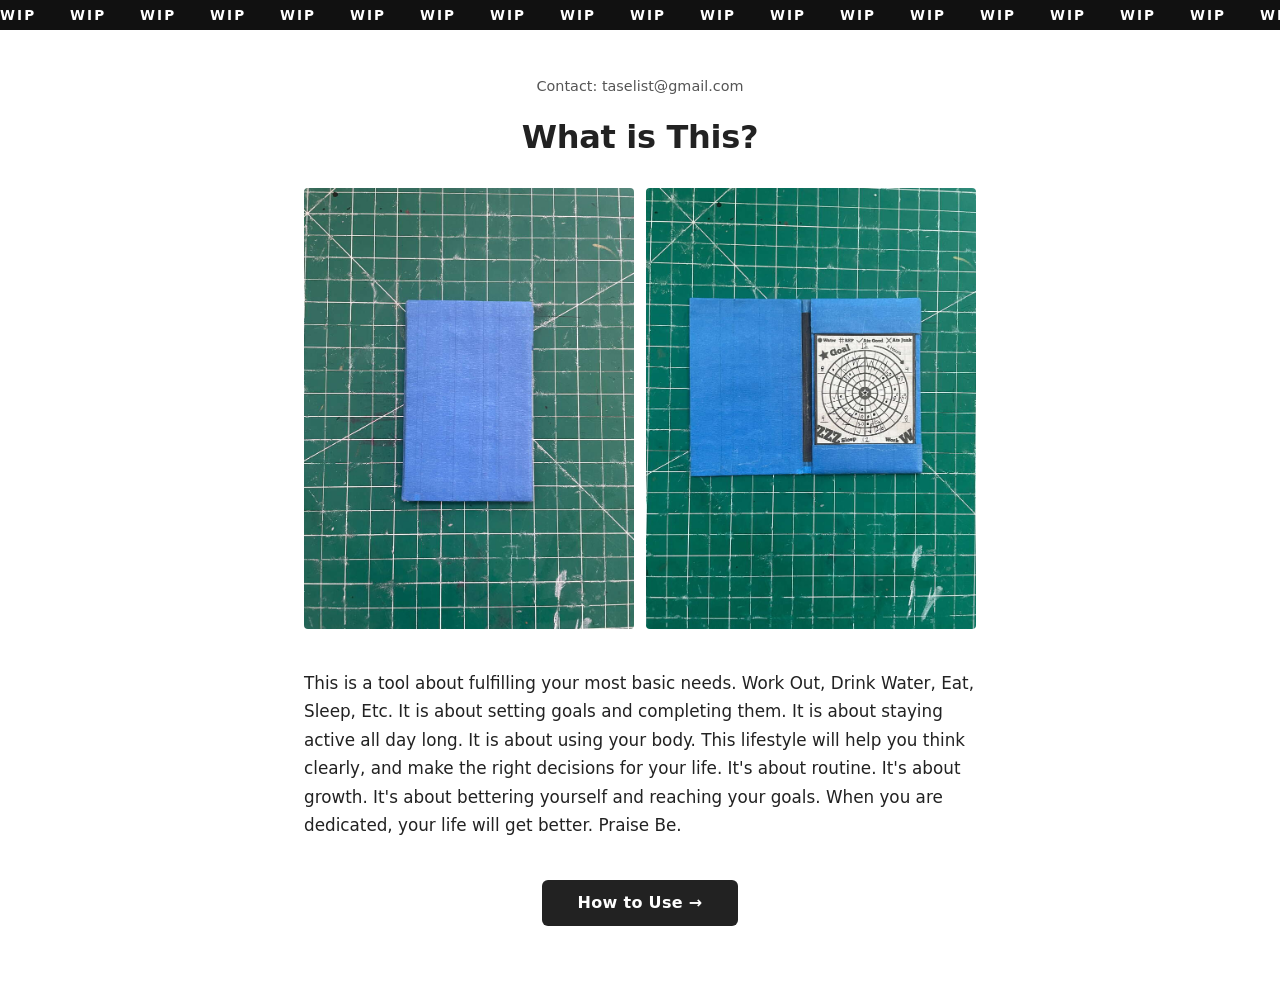
<file: index.html>
<!DOCTYPE html>
<html lang="en">
<head>
<meta charset="utf-8">
<meta name="viewport" content="width=device-width, initial-scale=1">
<title>Taselist</title>
<meta name="description" content="Taselist">
<link rel="icon" href="logo.png" type="image/png">
<link rel="stylesheet" href="style.css">
</head>
<body>

  <div class="wip-banner"></div>

  <main class="page">
    <p class="contact">Contact: taselist@gmail.com</p>
    <h1 class="page-heading">What is This?</h1>

    <div class="images">
      <div class="image-slot"><img src="index_images/IMG_1001 (1).jpg" alt=""></div>
      <div class="image-slot"><img src="index_images/IMG_1002 (1).jpg" alt=""></div>
    </div>

    <div class="description">
      <p>This is a tool about fulfilling your most basic needs. Work Out, Drink Water, Eat, Sleep, Etc. It is about setting goals and completing them. It is about staying active all day long. It is about using your body. This lifestyle will help you think clearly, and make the right decisions for your life. It's about routine. It's about growth. It's about bettering yourself and reaching your goals. When you are dedicated, your life will get better. Praise Be.</p>
    </div>

    <a href="howto.html" class="nav-btn">How to Use &rarr;</a>
  </main>

  <script src="wip-banner.js"></script>
</body>
</html>
</file>
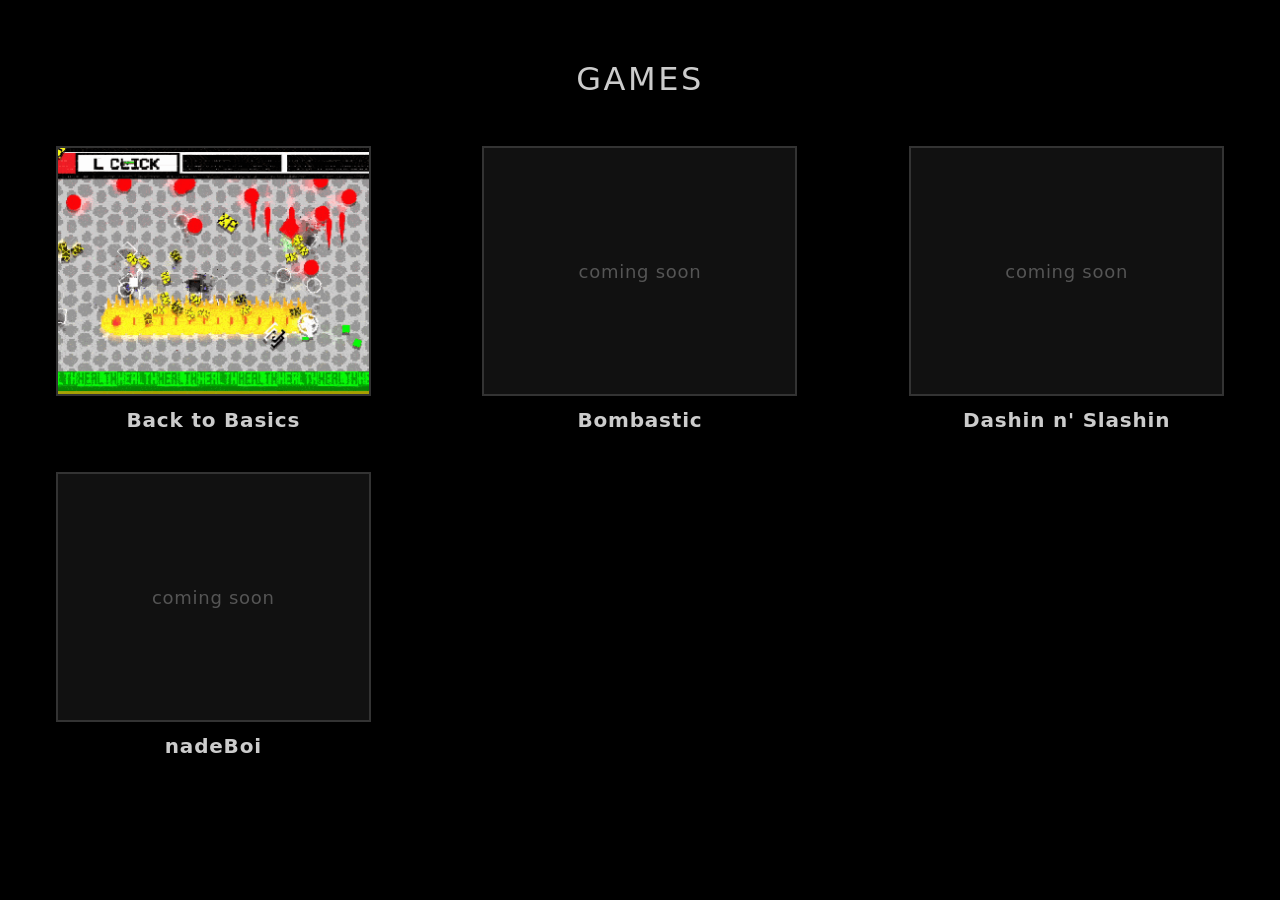
<file: games/index.html>
<!DOCTYPE html>
<html lang="en">
<head>
  <meta charset="utf-8" />
  <meta name="viewport" content="width=device-width, initial-scale=1" />
  <title>Games – Taselist</title>
  <style>
    * { margin: 0; padding: 0; box-sizing: border-box; }

    html, body {
      min-height: 100%;
      background: #000;
      color: #fff;
      font-family: system-ui, -apple-system, sans-serif;
    }

    body {
      display: flex;
      flex-direction: column;
      align-items: center;
      padding: 60px 20px;
      gap: 48px;
    }

    h1 {
      font-size: 32px;
      font-weight: 300;
      letter-spacing: 0.08em;
      color: #ccc;
    }

    .game-grid {
      display: grid;
      grid-template-columns: repeat(auto-fit, minmax(300px, 1fr));
      gap: 40px;
      max-width: 1400px;
      width: 100%;
    }

    .game-card {
      display: flex;
      flex-direction: column;
      align-items: center;
      gap: 12px;
      text-decoration: none;
      color: #ccc;
      transition: color 0.2s;
    }

    .game-card:hover {
      color: #fff;
    }

    .game-card img,
    .game-card .placeholder {
      border: 2px solid #333;
      transition: border-color 0.2s;
    }

    .game-card:hover img,
    .game-card:hover .placeholder {
      border-color: #888;
    }

    .game-card img {
      display: block;
      image-rendering: auto;
    }

    .placeholder {
      width: 315px;
      height: 250px;
      max-width: 100%;
      background: #111;
      display: flex;
      align-items: center;
      justify-content: center;
      font-size: 18px;
      color: #555;
      letter-spacing: 0.04em;
    }

    .game-title {
      font-size: 20px;
      font-weight: 600;
      letter-spacing: 0.04em;
    }
  </style>
</head>
<body>
  <h1>GAMES</h1>

  <div class="game-grid">
    <a class="game-card" href="/backtobasics.html">
      <img src="backtobasics.gif" width="315" height="250" alt="Back to Basics" />
      <span class="game-title">Back to Basics</span>
    </a>

    <a class="game-card" href="/bombastic.html">
      <div class="placeholder">coming soon</div>
      <span class="game-title">Bombastic</span>
    </a>

    <a class="game-card" href="/dashin-n-slashin.html">
      <div class="placeholder">coming soon</div>
      <span class="game-title">Dashin n' Slashin</span>
    </a>

    <a class="game-card" href="/nadeboi.html">
      <div class="placeholder">coming soon</div>
      <span class="game-title">nadeBoi</span>
    </a>
  </div>
</body>
</html>
</file>
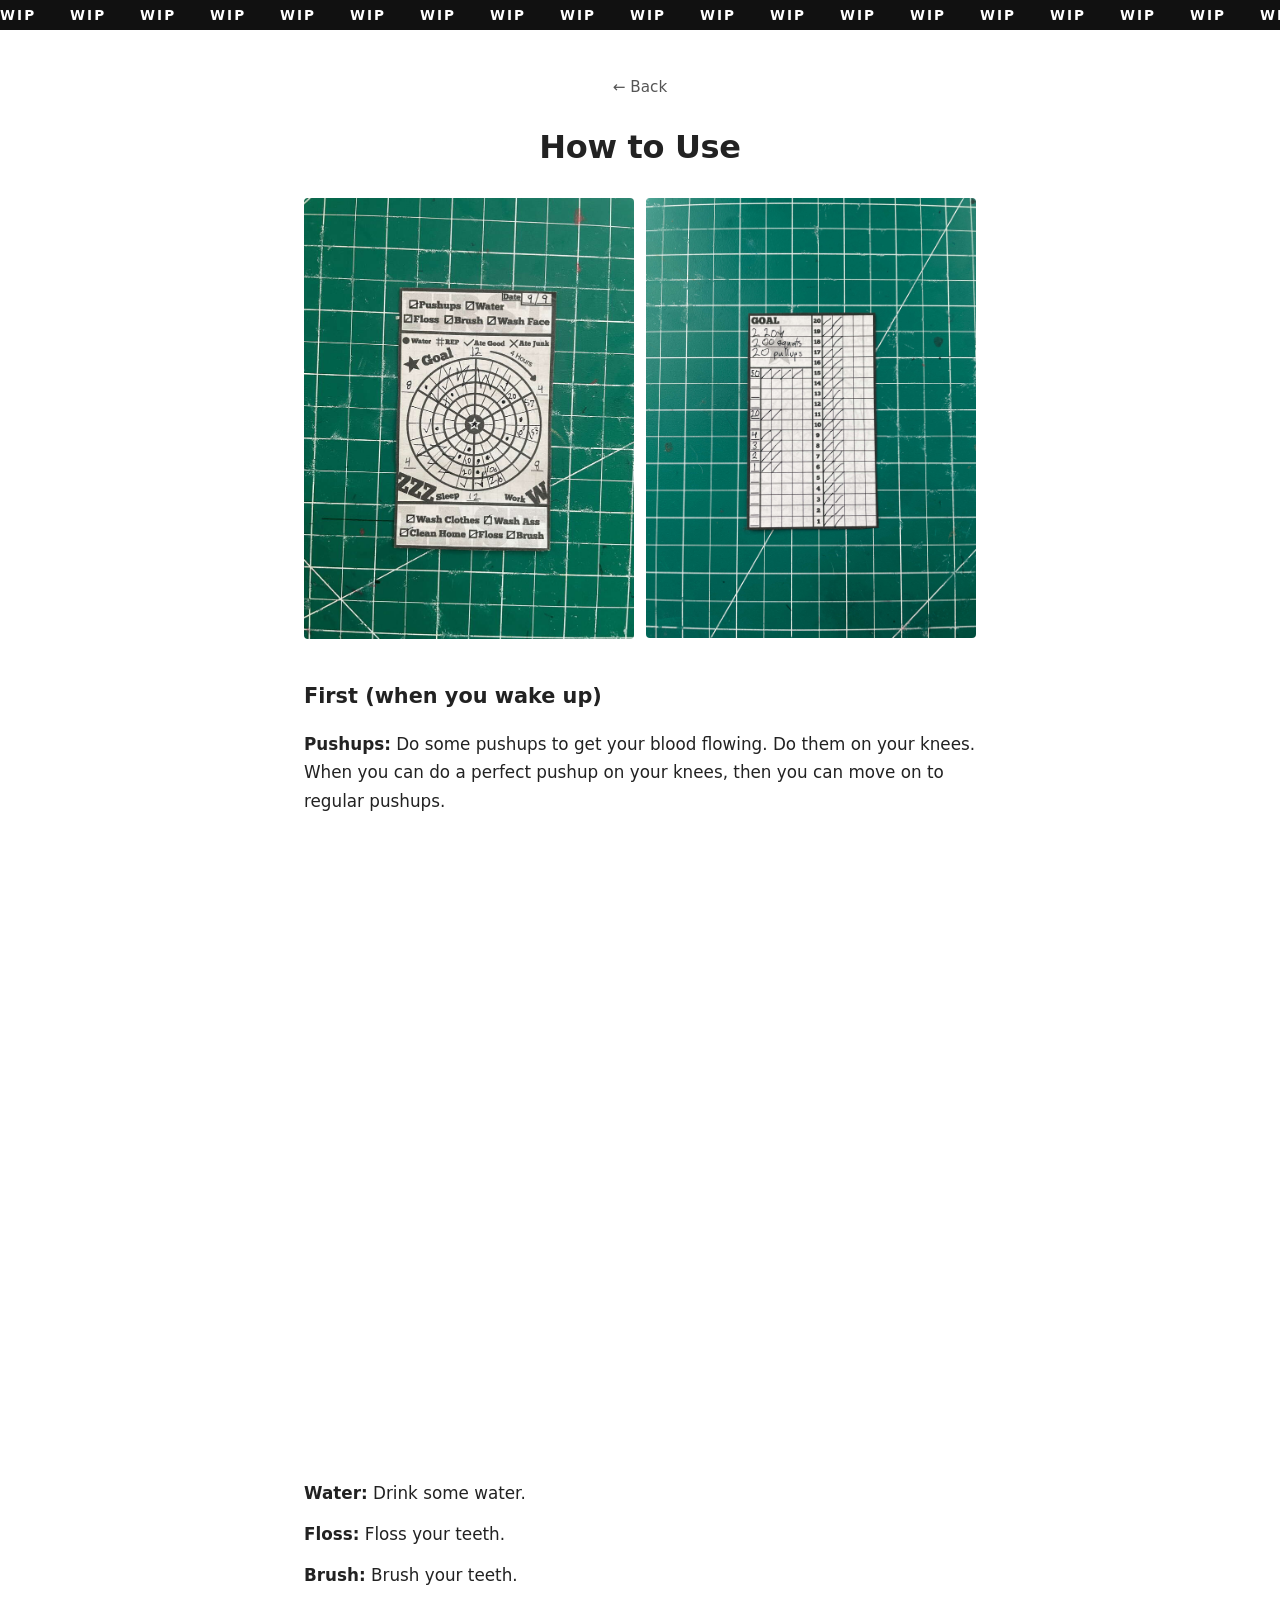
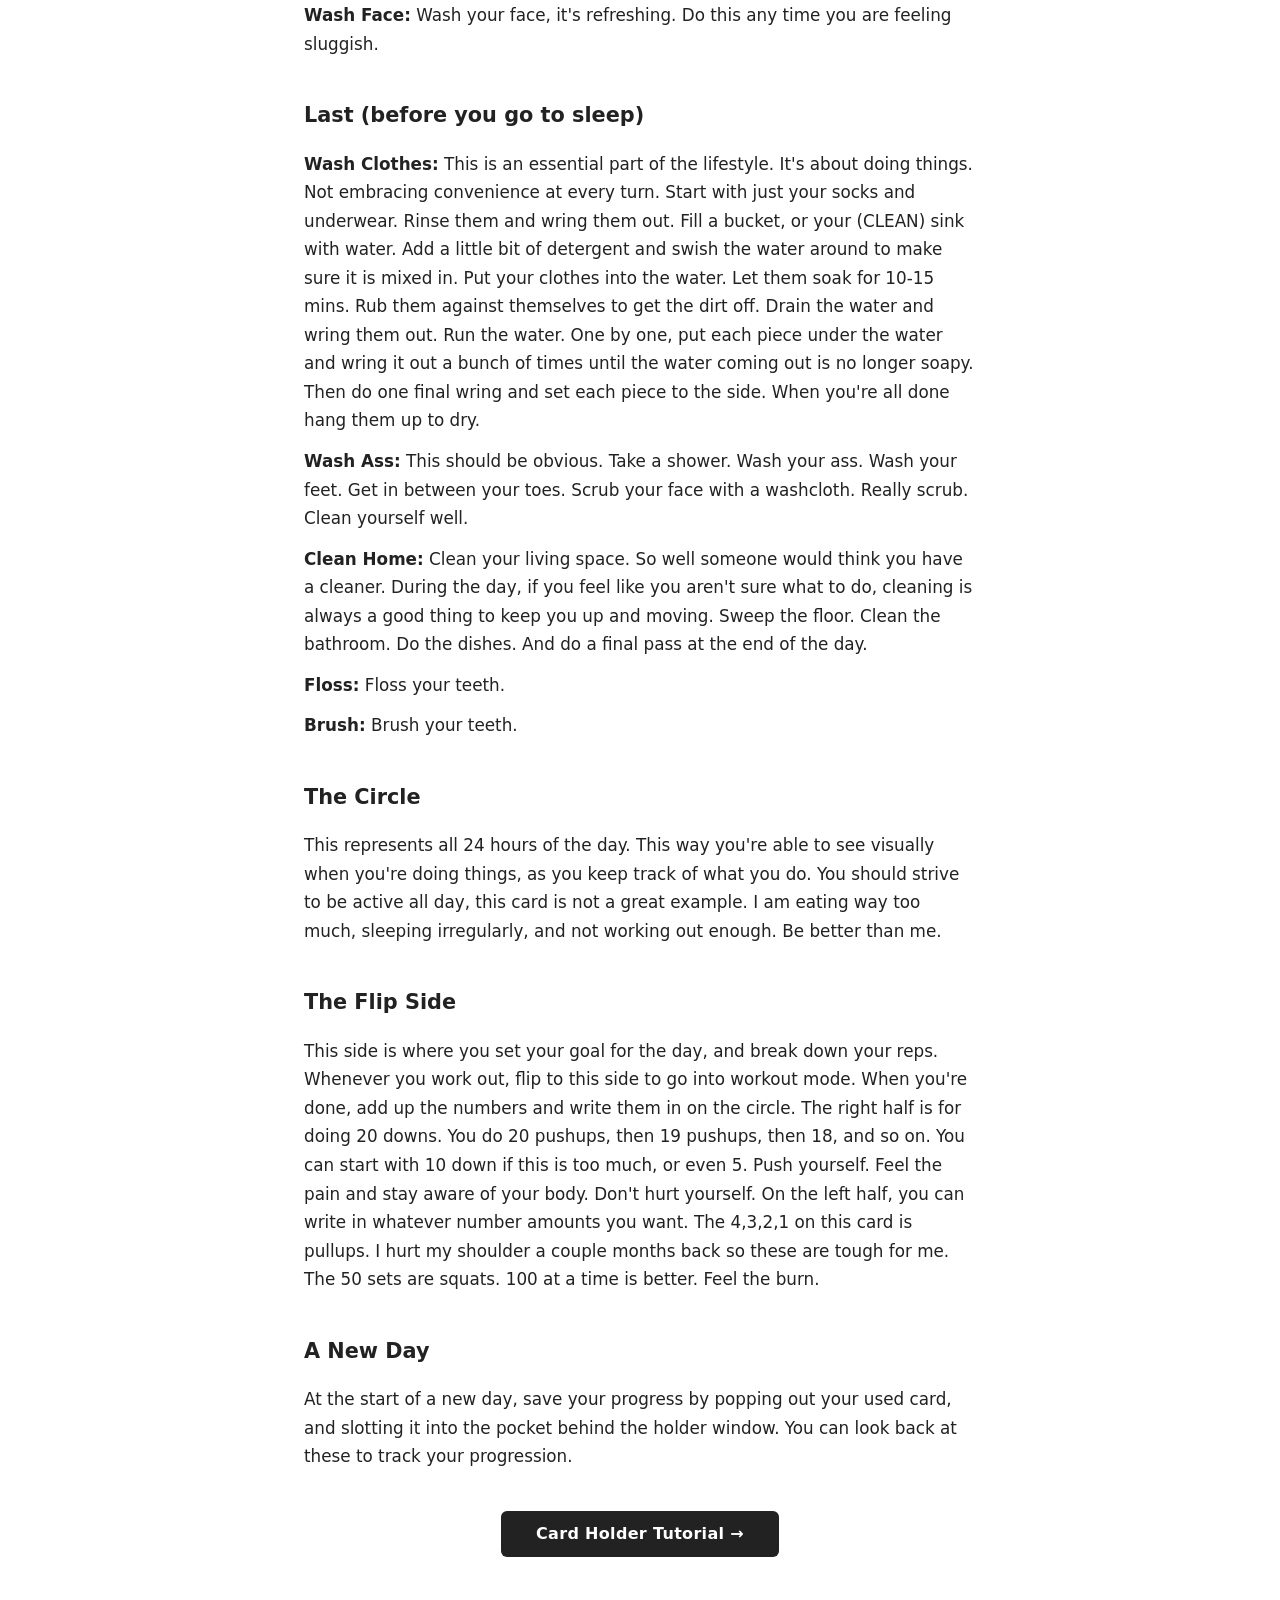
<file: howto.html>
<!DOCTYPE html>
<html lang="en">
<head>
<meta charset="utf-8">
<meta name="viewport" content="width=device-width, initial-scale=1">
<title>Taselist — How to Use</title>
<meta name="description" content="How to use Taselist">
<link rel="icon" href="logo.png" type="image/png">
<link rel="stylesheet" href="style.css">
<style>
  .section {
    margin-bottom: 2.5rem;
  }
  .section h2 {
    font-size: 1.3rem;
    font-weight: 700;
    margin-bottom: 1rem;
  }
  .section h3 {
    font-size: 1.05rem;
    font-weight: 700;
    margin-bottom: 0.25rem;
  }
  .section p {
    margin-bottom: 0.75rem;
    line-height: 1.7;
  }
  .task-item {
    margin-bottom: 0.75rem;
  }
  .back {
    display: block;
    text-align: center;
    margin-bottom: 2rem;
    color: #555;
    text-decoration: none;
    font-size: 0.95rem;
  }
  .back:hover { color: #000; }
  .task-item strong {
    display: inline;
  }
</style>
</head>
<body>

  <div class="wip-banner"></div>

  <main class="page">
    <a class="back" href="index.html">&larr; Back</a>
    <h1 class="page-heading">How to Use</h1>

    <div class="images">
      <div class="image-slot"><img src="howto_images/IMG_1003 (1).jpg" alt=""></div>
      <div class="image-slot"><img src="howto_images/IMG_1004 (1).jpg" alt=""></div>
    </div>

    <div class="description">

      <div class="section">
        <h2>First (when you wake up)</h2>
        <div class="task-item"><p><strong>Pushups:</strong> Do some pushups to get your blood flowing. Do them on your knees. When you can do a perfect pushup on your knees, then you can move on to regular pushups.</p>
        <div style="max-width:360px;margin-bottom:0.75rem;border-radius:8px;overflow:hidden;"><div style="position:relative;padding-bottom:177.78%;height:0;overflow:hidden;"><iframe src="https://www.youtube.com/embed/pKZ-lkKKMws" style="position:absolute;top:0;left:0;width:100%;height:100%;border:0;" allow="accelerometer; autoplay; clipboard-write; encrypted-media; gyroscope; picture-in-picture" allowfullscreen></iframe></div></div></div>
        <div class="task-item"><p><strong>Water:</strong> Drink some water.</p></div>
        <div class="task-item"><p><strong>Floss:</strong> Floss your teeth.</p></div>
        <div class="task-item"><p><strong>Brush:</strong> Brush your teeth.</p></div>
        <div class="task-item"><p><strong>Wash Face:</strong> Wash your face, it's refreshing. Do this any time you are feeling sluggish.</p></div>
      </div>

      <div class="section">
        <h2>Last (before you go to sleep)</h2>
        <div class="task-item"><p><strong>Wash Clothes:</strong> This is an essential part of the lifestyle. It's about doing things. Not embracing convenience at every turn. Start with just your socks and underwear. Rinse them and wring them out. Fill a bucket, or your (CLEAN) sink with water. Add a little bit of detergent and swish the water around to make sure it is mixed in. Put your clothes into the water. Let them soak for 10-15 mins. Rub them against themselves to get the dirt off. Drain the water and wring them out. Run the water. One by one, put each piece under the water and wring it out a bunch of times until the water coming out is no longer soapy. Then do one final wring and set each piece to the side. When you're all done hang them up to dry.</p></div>
        <div class="task-item"><p><strong>Wash Ass:</strong> This should be obvious. Take a shower. Wash your ass. Wash your feet. Get in between your toes. Scrub your face with a washcloth. Really scrub. Clean yourself well.</p></div>
        <div class="task-item"><p><strong>Clean Home:</strong> Clean your living space. So well someone would think you have a cleaner. During the day, if you feel like you aren't sure what to do, cleaning is always a good thing to keep you up and moving. Sweep the floor. Clean the bathroom. Do the dishes. And do a final pass at the end of the day.</p></div>
        <div class="task-item"><p><strong>Floss:</strong> Floss your teeth.</p></div>
        <div class="task-item"><p><strong>Brush:</strong> Brush your teeth.</p></div>
      </div>

      <div class="section">
        <h2>The Circle</h2>
        <p>This represents all 24 hours of the day. This way you're able to see visually when you're doing things, as you keep track of what you do. You should strive to be active all day, this card is not a great example. I am eating way too much, sleeping irregularly, and not working out enough. Be better than me.</p>
      </div>

      <div class="section">
        <h2>The Flip Side</h2>
        <p>This side is where you set your goal for the day, and break down your reps. Whenever you work out, flip to this side to go into workout mode. When you're done, add up the numbers and write them in on the circle. The right half is for doing 20 downs. You do 20 pushups, then 19 pushups, then 18, and so on. You can start with 10 down if this is too much, or even 5. Push yourself. Feel the pain and stay aware of your body. Don't hurt yourself. On the left half, you can write in whatever number amounts you want. The 4,3,2,1 on this card is pullups. I hurt my shoulder a couple months back so these are tough for me. The 50 sets are squats. 100 at a time is better. Feel the burn.</p>
      </div>

      <div class="section">
        <h2>A New Day</h2>
        <p>At the start of a new day, save your progress by popping out your used card, and slotting it into the pocket behind the holder window. You can look back at these to track your progression.</p>
      </div>

    </div>

    <a href="tutorial.html" class="nav-btn">Card Holder Tutorial &rarr;</a>
  </main>

  <script src="wip-banner.js"></script>
</body>
</html>
</file>
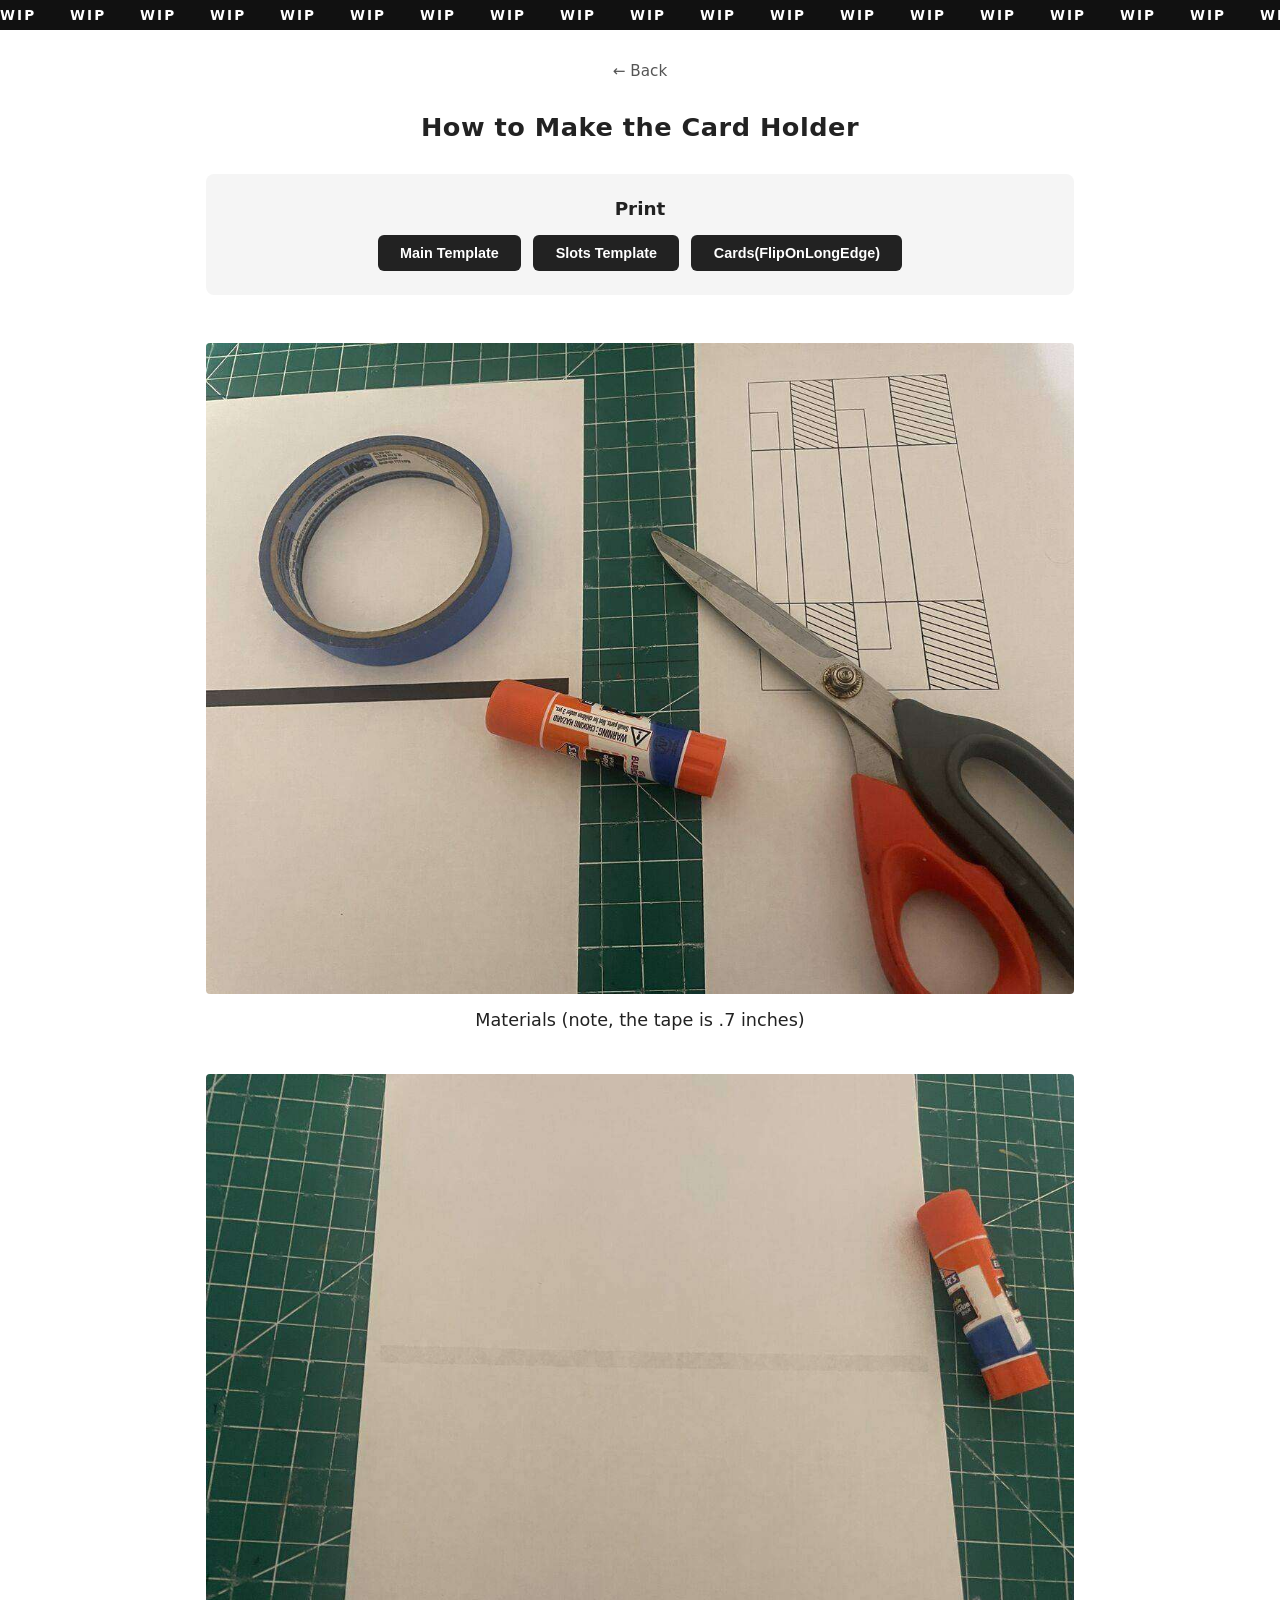
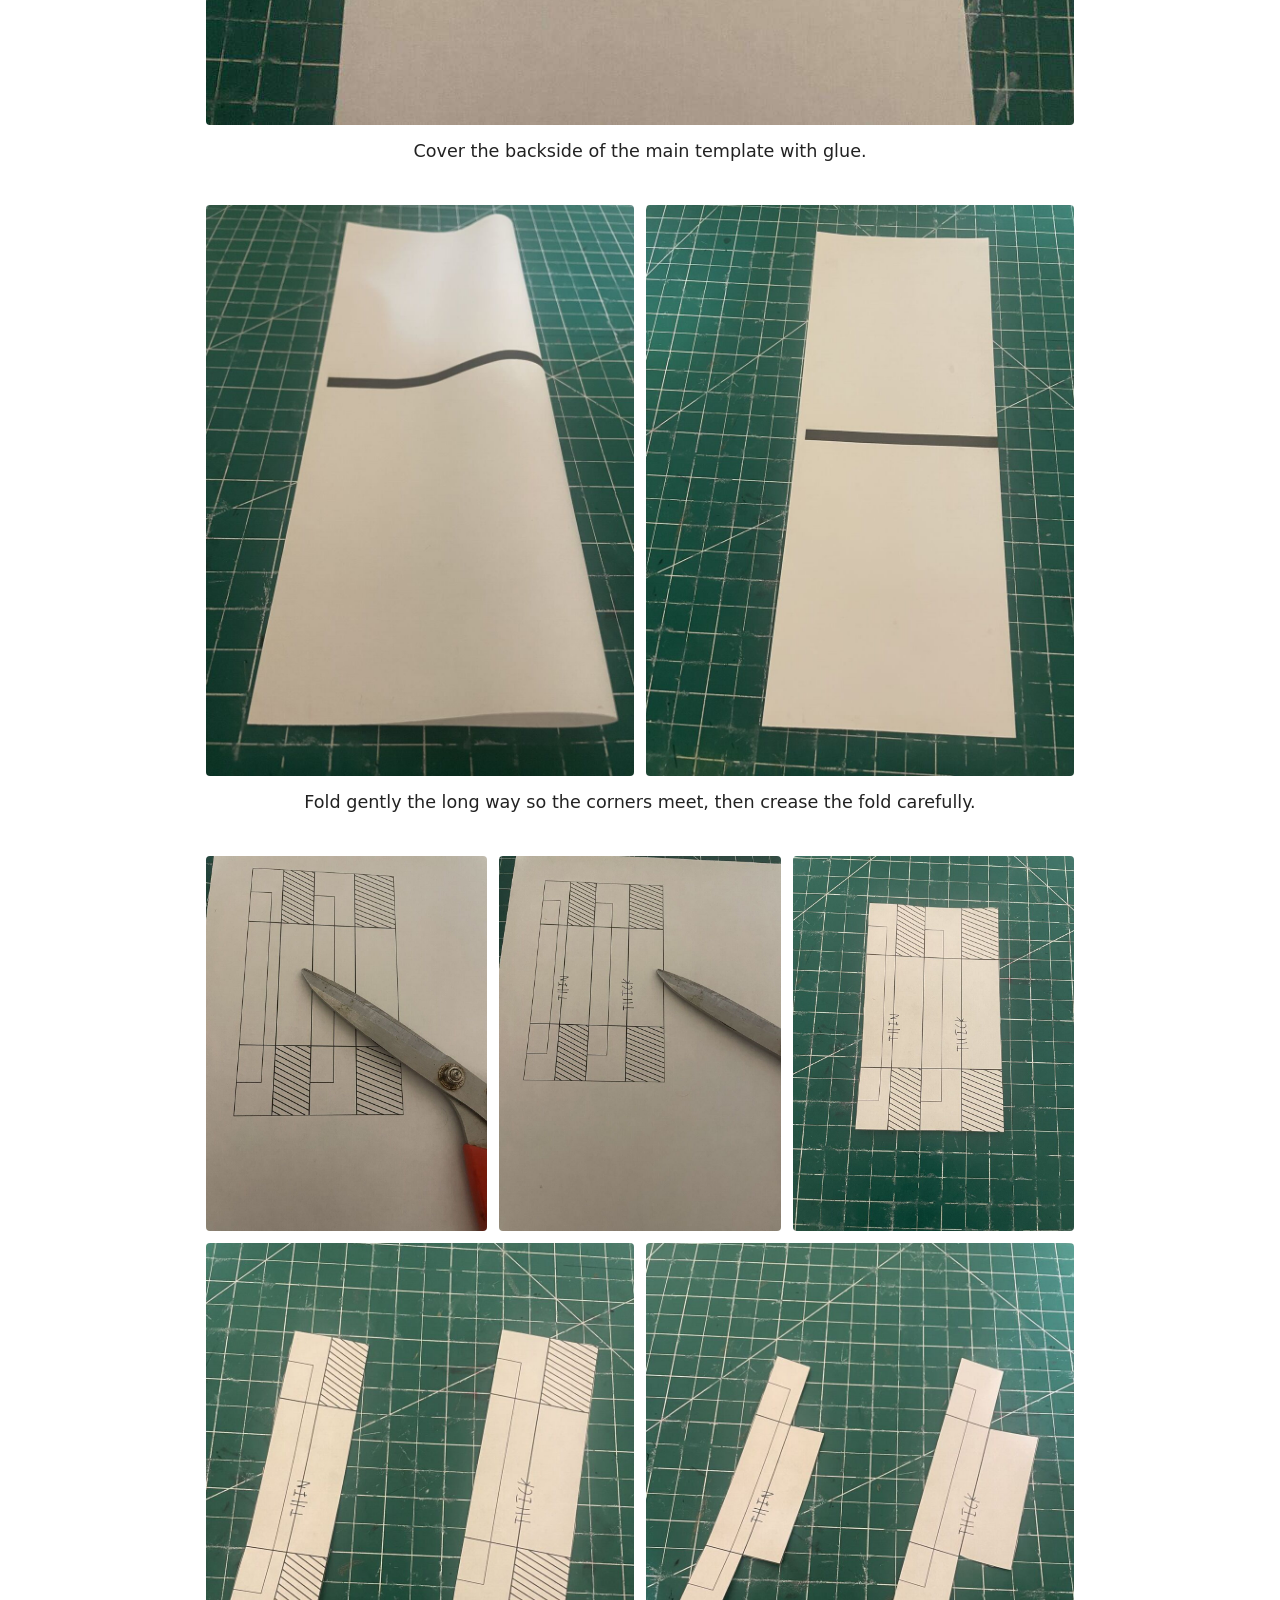
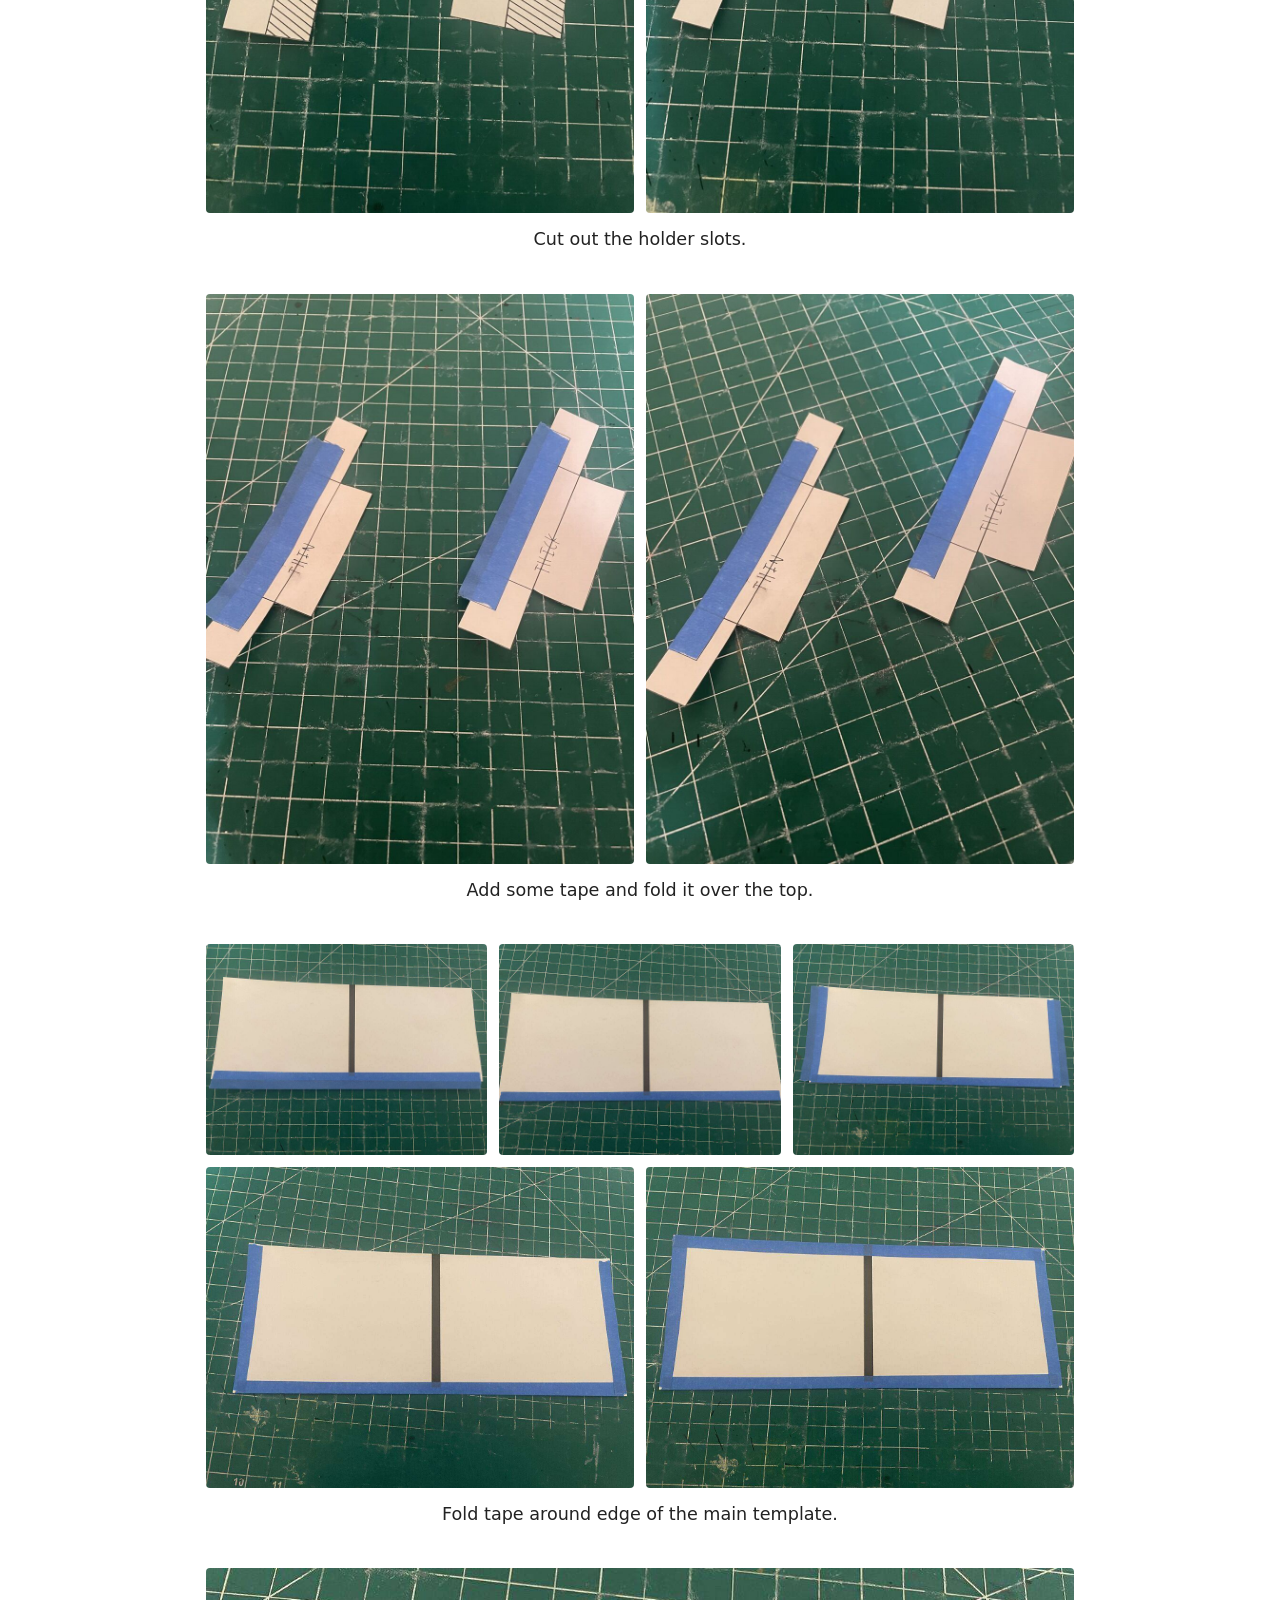
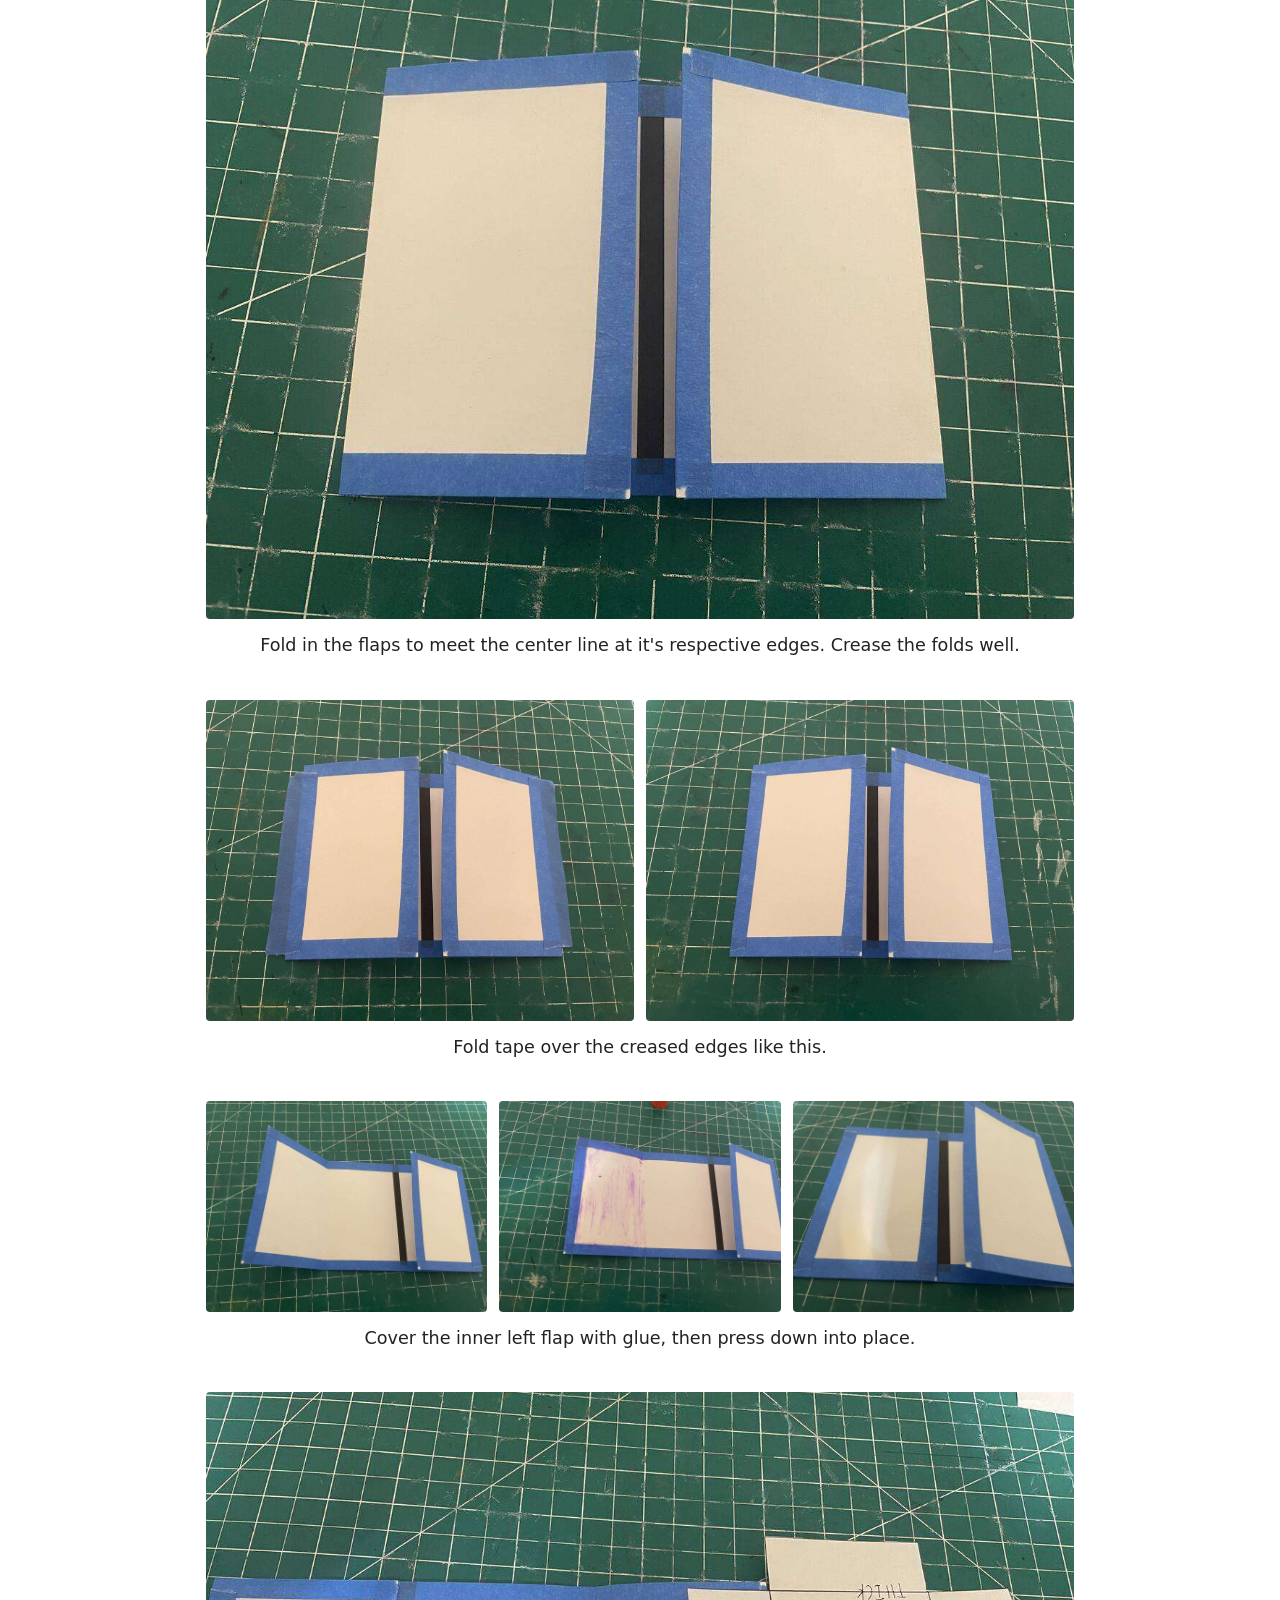
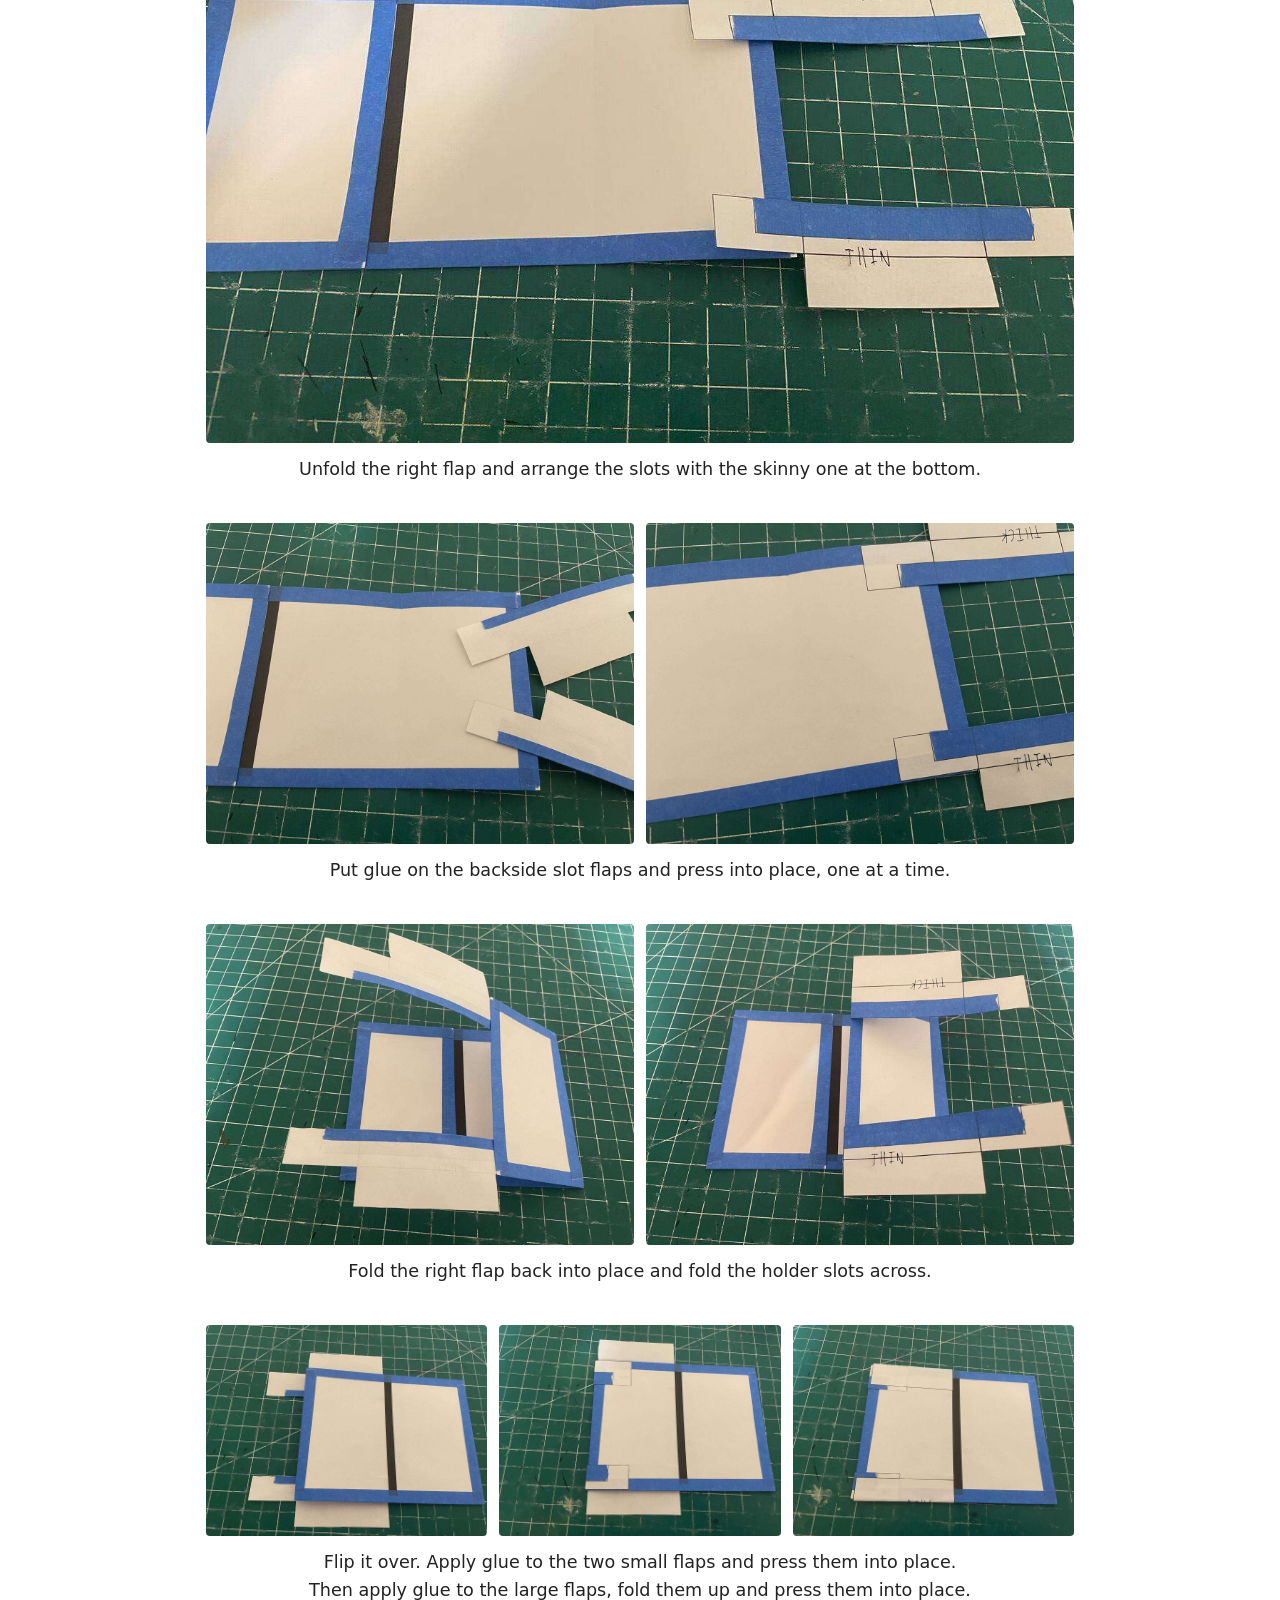
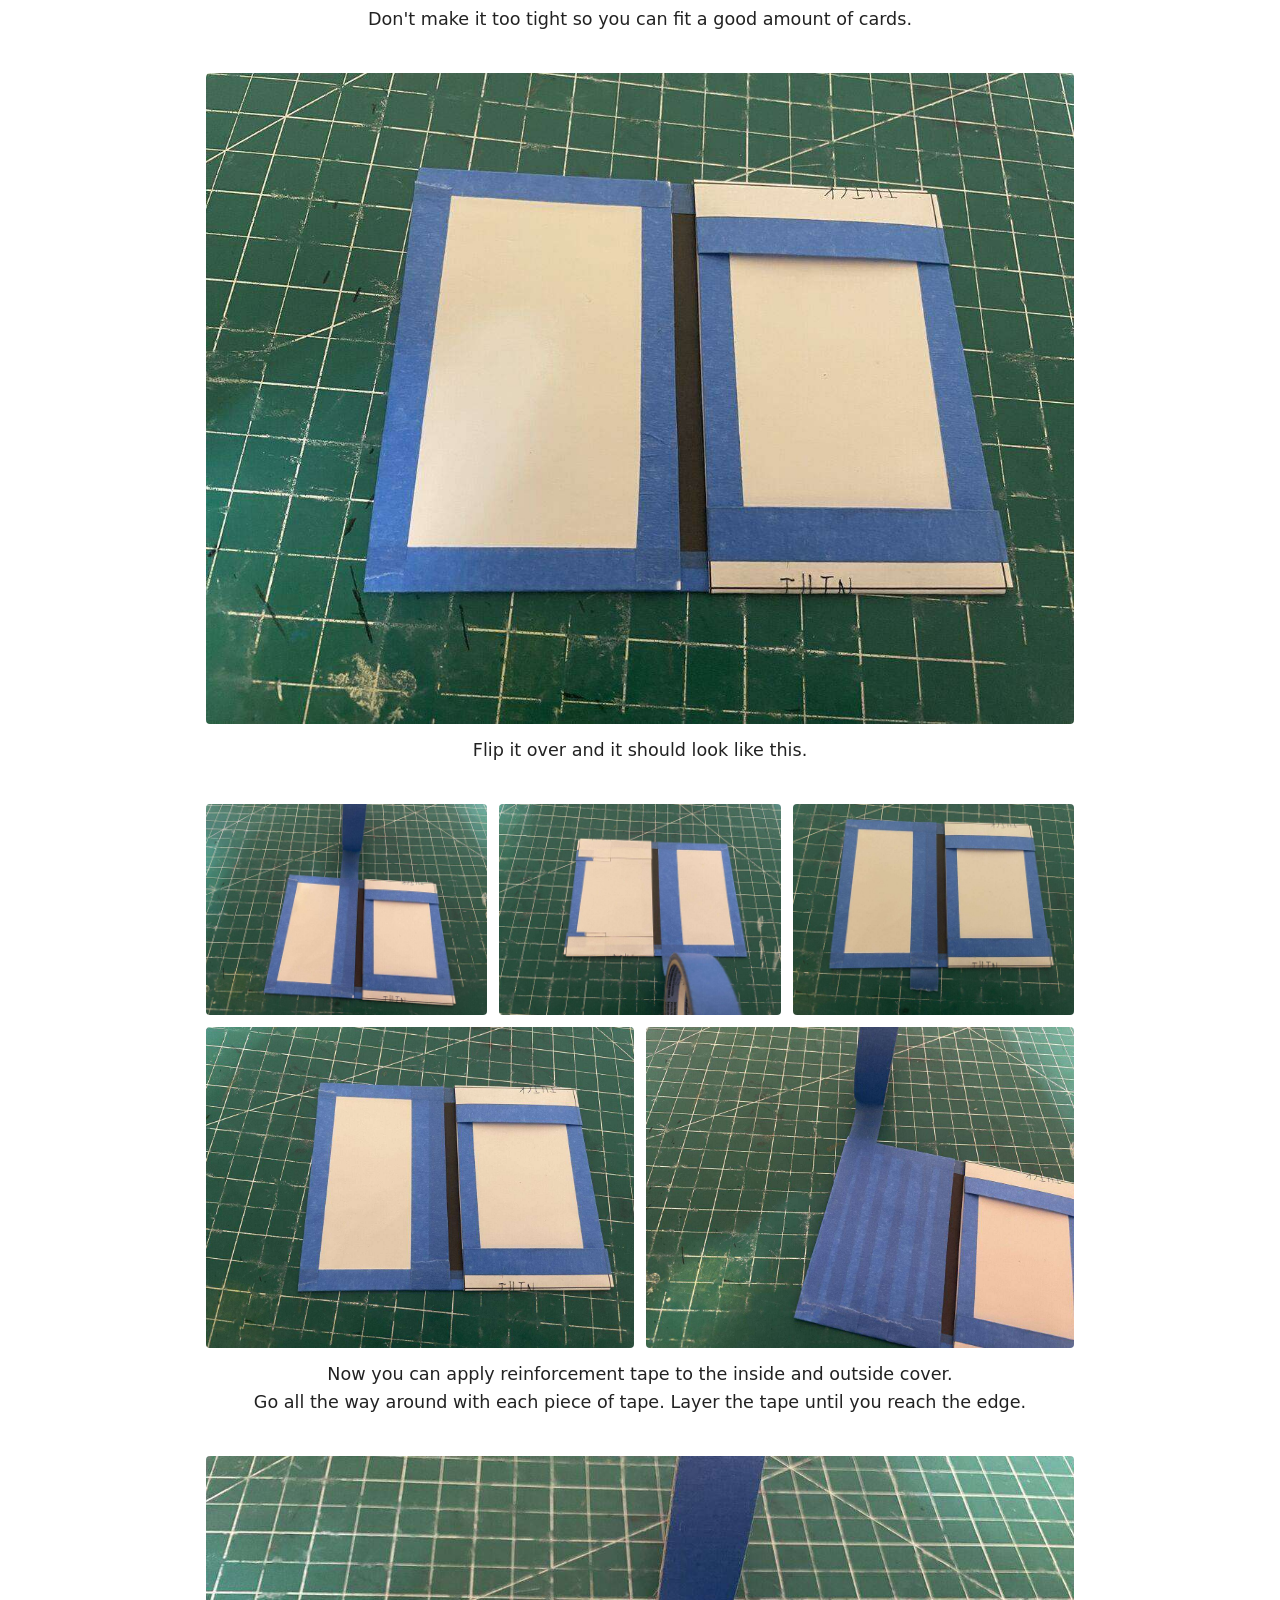
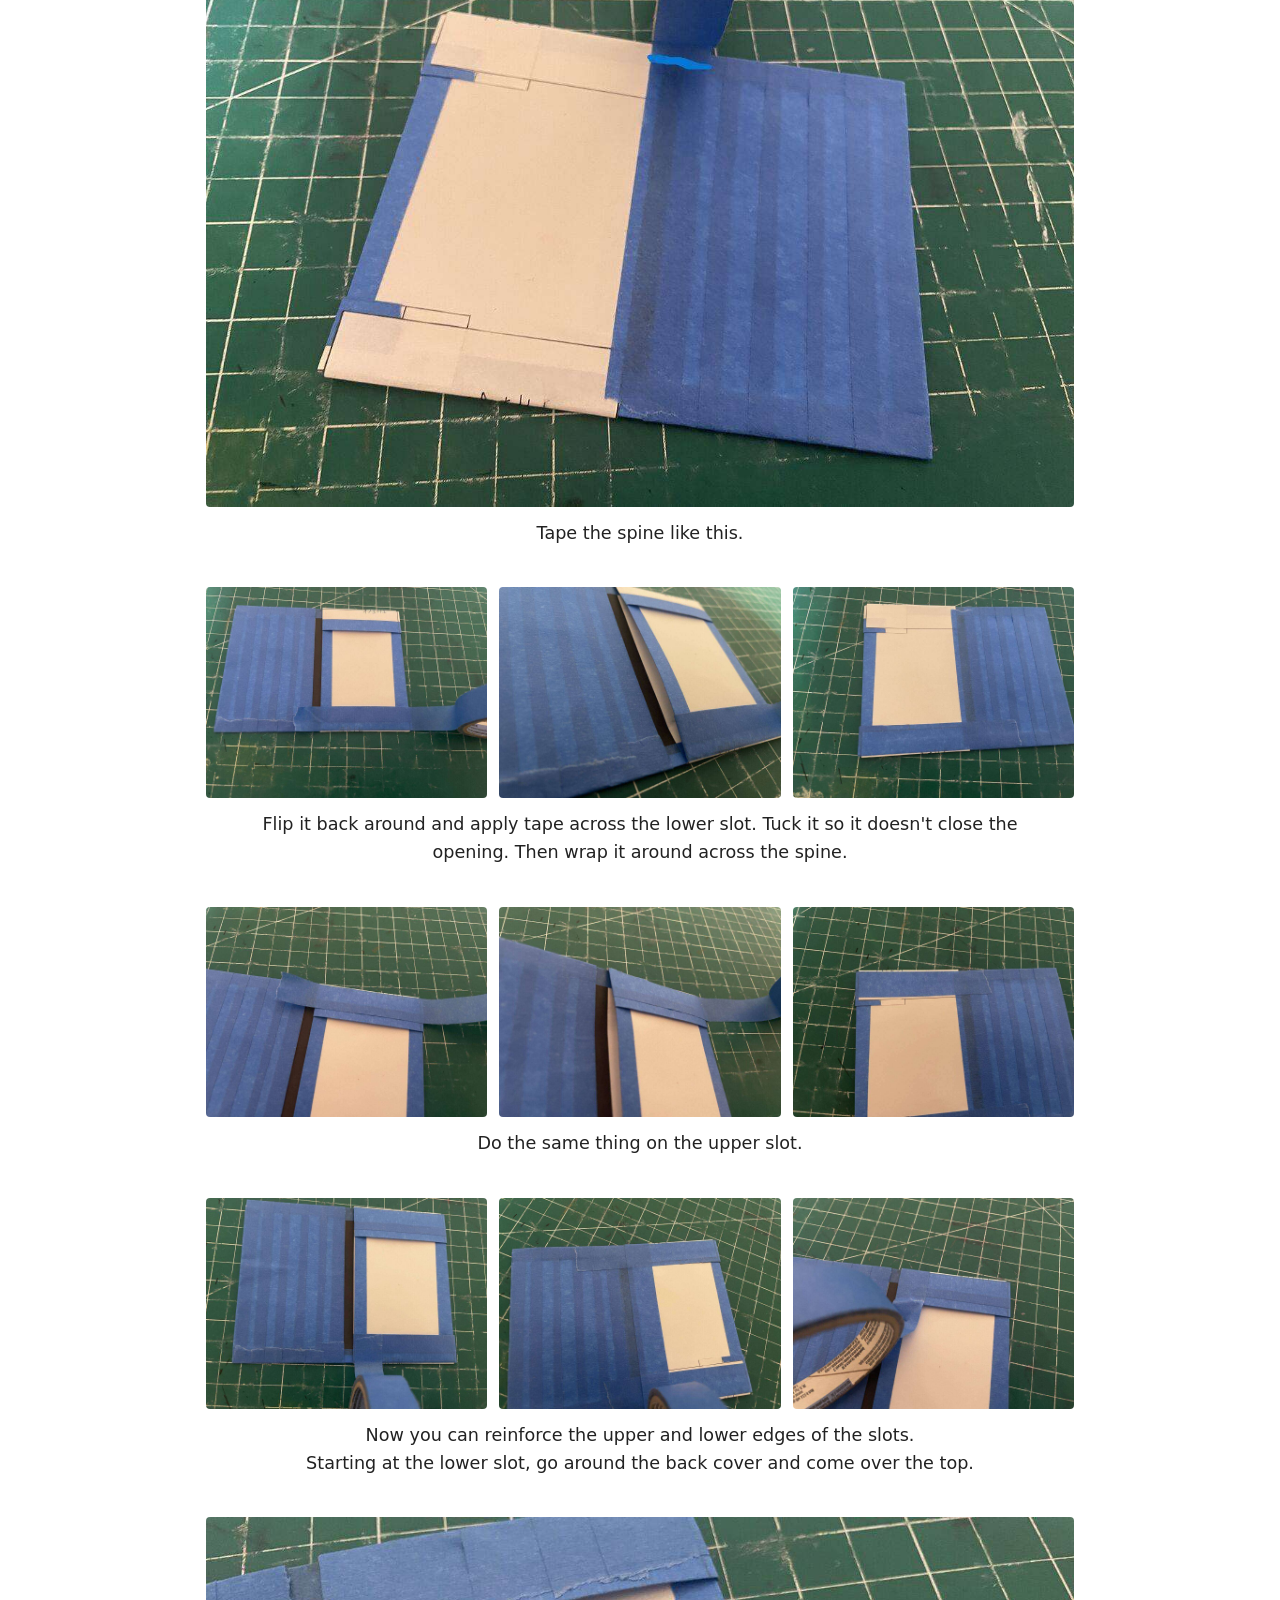
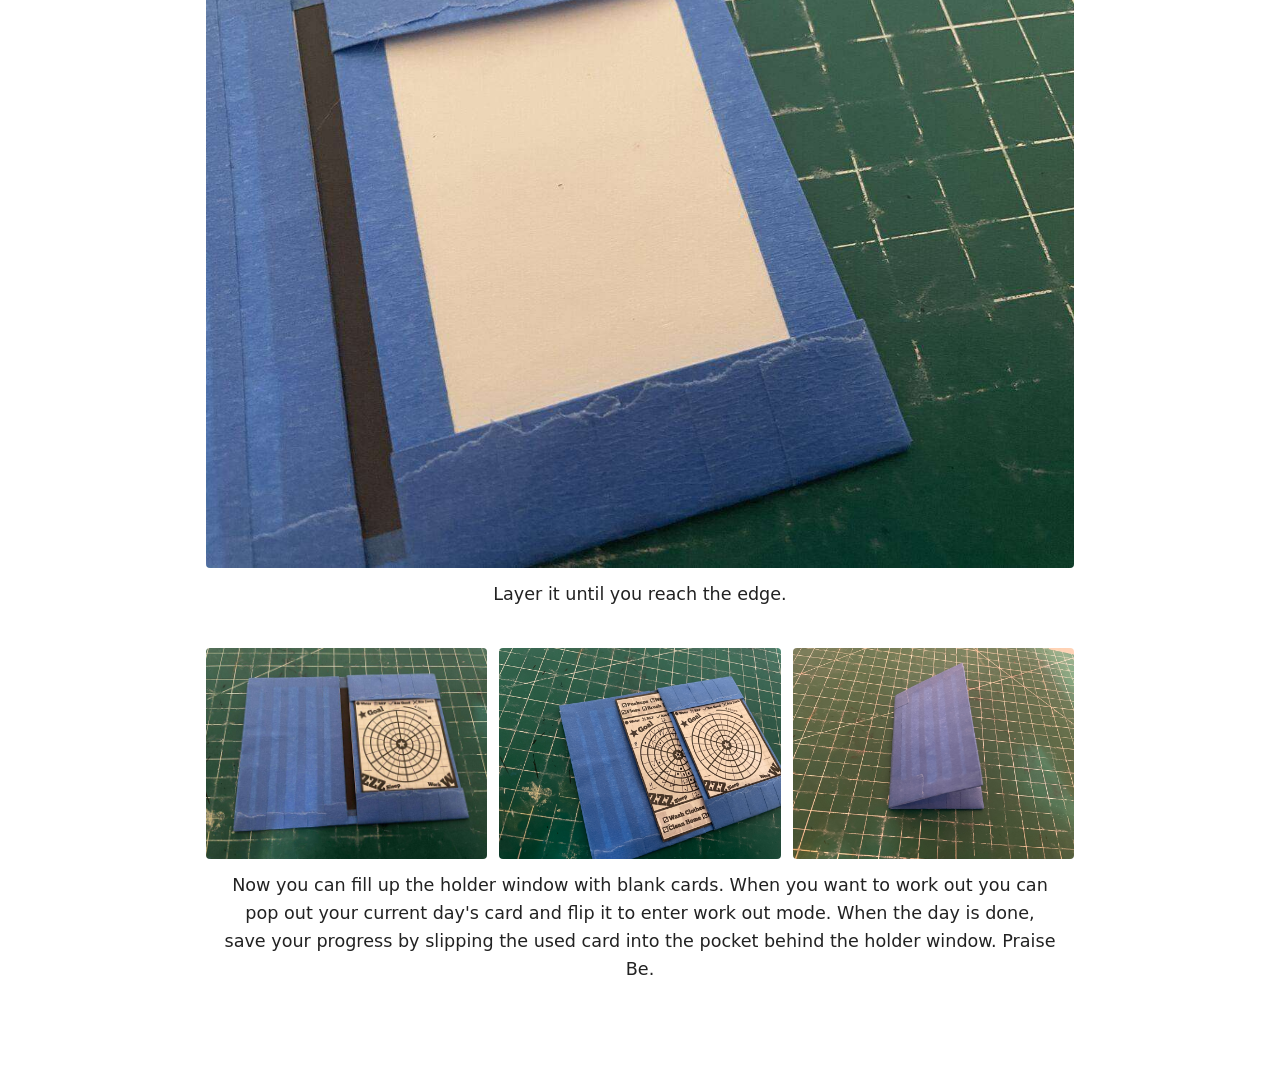
<file: tutorial.html>
<!DOCTYPE html>
<html lang="en">
<head>
<meta charset="utf-8">
<meta name="viewport" content="width=device-width, initial-scale=1">
<title>Taselist — Tutorial</title>
<meta name="description" content="Taselist Tutorial">
<link rel="icon" href="logo.png" type="image/png">
<link rel="stylesheet" href="style.css">
<style>
  .tutorial {
    max-width: 900px;
    margin: 0 auto;
    padding: 2rem 1rem 4rem;
  }
  .tutorial h1 {
    text-align: center;
    font-size: 1.6rem;
    margin-bottom: 2rem;
    letter-spacing: 0.02em;
  }
  .back {
    display: block;
    text-align: center;
    margin-bottom: 2rem;
    color: #555;
    text-decoration: none;
    font-size: 0.95rem;
  }
  .back:hover { color: #000; }

  /* ── Printable templates section ── */
  .templates {
    margin-bottom: 3rem;
    padding: 1.5rem;
    background: #f5f5f5;
    border-radius: 8px;
  }
  .templates h2 {
    font-size: 1.15rem;
    margin-bottom: 1rem;
    text-align: center;
  }
  .template-list {
    display: flex;
    gap: 0.75rem;
    justify-content: center;
    flex-wrap: wrap;
  }
  .print-btn {
    display: inline-flex;
    align-items: center;
    gap: 0.4rem;
    padding: 0.6rem 1.4rem;
    background: #222;
    color: #fff;
    border: none;
    border-radius: 6px;
    font-size: 0.9rem;
    font-weight: 600;
    cursor: pointer;
    text-decoration: none;
    transition: background 0.2s ease;
  }
  .print-btn:hover { background: #444; }
  .print-btn.disabled {
    background: #aaa;
    cursor: default;
    pointer-events: none;
  }

  .step {
    margin-bottom: 2.5rem;
  }
  .step .photos {
    display: flex;
    justify-content: center;
    gap: 0.75rem;
    flex-wrap: wrap;
    margin-bottom: 0.75rem;
  }
  .step .photos img {
    max-width: 100%;
    height: auto;
    display: block;
    border-radius: 4px;
  }
  .step .photos img:not(:only-child) {
    flex: 1 1 0;
    min-width: 0;
  }
  .step .text {
    text-align: center;
    font-size: 1.1rem;
    line-height: 1.6;
    color: #222;
    padding: 0 1rem;
  }
</style>
</head>
<body>

  <div class="wip-banner"></div>

  <div class="tutorial">
    <a class="back" href="howto.html">&larr; Back</a>
    <h1>How to Make the Card Holder</h1>

    <div class="templates">
      <h2>Print</h2>
      <div class="template-list">
        <button class="print-btn" onclick="printPDF('pdfs/main_template.pdf')">Main Template</button>
        <button class="print-btn" onclick="printPDF('pdfs/slots_template.pdf')">Slots Template</button>
        <button class="print-btn" onclick="printPDF('pdfs/cards_FlipOnLongEdge.pdf')">Cards(FlipOnLongEdge)</button>
      </div>
    </div>

    <div class="step">
      <div class="photos"><img src="Holder Tut 3/IMG_0948.JPG" alt=""></div>
      <p class="text">Materials (note, the tape is .7 inches)</p>
    </div>
    <div class="step">
      <div class="photos"><img src="Holder Tut 3/IMG_0949.JPG" alt=""></div>
      <p class="text">Cover the backside of the main template with glue.</p>
    </div>
    <div class="step">
      <div class="photos">
        <img src="Holder Tut 3/IMG_0950.JPG" alt="">
        <img src="Holder Tut 3/IMG_0951.JPG" alt="">
      </div>
      <p class="text">Fold gently the long way so the corners meet, then crease the fold carefully.</p>
    </div>
    <div class="step">
      <div class="photos">
        <img src="Holder Tut 3/IMG_0952.JPG" alt="">
        <img src="Holder Tut 3/IMG_0953.JPG" alt="">
        <img src="Holder Tut 3/IMG_0954.JPG" alt="">
      </div>
      <div class="photos">
        <img src="Holder Tut 3/IMG_0955.JPG" alt="">
        <img src="Holder Tut 3/IMG_0956.JPG" alt="">
      </div>
      <p class="text">Cut out the holder slots.</p>
    </div>
    <div class="step">
      <div class="photos">
        <img src="Holder Tut 3/IMG_0957.JPG" alt="">
        <img src="Holder Tut 3/IMG_0958.JPG" alt="">
      </div>
      <p class="text">Add some tape and fold it over the top.</p>
    </div>
    <div class="step">
      <div class="photos">
        <img src="Holder Tut 3/IMG_0959.JPG" alt="">
        <img src="Holder Tut 3/IMG_0960.JPG" alt="">
        <img src="Holder Tut 3/IMG_0961.JPG" alt="">
      </div>
      <div class="photos">
        <img src="Holder Tut 3/IMG_0962.JPG" alt="">
        <img src="Holder Tut 3/IMG_0963.JPG" alt="">
      </div>
      <p class="text">Fold tape around edge of the main template.</p>
    </div>
    <div class="step">
      <div class="photos"><img src="Holder Tut 3/IMG_0964.JPG" alt=""></div>
      <p class="text">Fold in the flaps to meet the center line at it's respective edges. Crease the folds well.</p>
    </div>
    <div class="step">
      <div class="photos">
        <img src="Holder Tut 3/IMG_0965.JPG" alt="">
        <img src="Holder Tut 3/IMG_0966.JPG" alt="">
      </div>
      <p class="text">Fold tape over the creased edges like this.</p>
    </div>
    <div class="step">
      <div class="photos">
        <img src="Holder Tut 3/IMG_0967.JPG" alt="">
        <img src="Holder Tut 3/IMG_0968.JPG" alt="">
        <img src="Holder Tut 3/IMG_0969.JPG" alt="">
      </div>
      <p class="text">Cover the inner left flap with glue, then press down into place.</p>
    </div>
    <div class="step">
      <div class="photos"><img src="Holder Tut 3/IMG_0970.JPG" alt=""></div>
      <p class="text">Unfold the right flap and arrange the slots with the skinny one at the bottom.</p>
    </div>
    <div class="step">
      <div class="photos">
        <img src="Holder Tut 3/IMG_0971.JPG" alt="">
        <img src="Holder Tut 3/IMG_0972.JPG" alt="">
      </div>
      <p class="text">Put glue on the backside slot flaps and press into place, one at a time.</p>
    </div>
    <div class="step">
      <div class="photos">
        <img src="Holder Tut 3/IMG_0973.JPG" alt="">
        <img src="Holder Tut 3/IMG_0974.JPG" alt="">
      </div>
      <p class="text">Fold the right flap back into place and fold the holder slots across.</p>
    </div>
    <div class="step">
      <div class="photos">
        <img src="Holder Tut 3/IMG_0975.JPG" alt="">
        <img src="Holder Tut 3/IMG_0976.JPG" alt="">
        <img src="Holder Tut 3/IMG_0977.JPG" alt="">
      </div>
      <p class="text">Flip it over. Apply glue to the two small flaps and press them into place.<br>Then apply glue to the large flaps, fold them up and press them into place.<br>Don't make it too tight so you can fit a good amount of cards.</p>
    </div>
    <div class="step">
      <div class="photos"><img src="Holder Tut 3/IMG_0978.JPG" alt=""></div>
      <p class="text">Flip it over and it should look like this.</p>
    </div>
    <div class="step">
      <div class="photos">
        <img src="Holder Tut 3/IMG_0979.JPG" alt="">
        <img src="Holder Tut 3/IMG_0980.JPG" alt="">
        <img src="Holder Tut 3/IMG_0981.JPG" alt="">
      </div>
      <div class="photos">
        <img src="Holder Tut 3/IMG_0982.JPG" alt="">
        <img src="Holder Tut 3/IMG_0983.JPG" alt="">
      </div>
      <p class="text">Now you can apply reinforcement tape to the inside and outside cover.<br>Go all the way around with each piece of tape. Layer the tape until you reach the edge.</p>
    </div>
    <div class="step">
      <div class="photos"><img src="Holder Tut 3/IMG_0984.JPG" alt=""></div>
      <p class="text">Tape the spine like this.</p>
    </div>
    <div class="step">
      <div class="photos">
        <img src="Holder Tut 3/IMG_0985.JPG" alt="">
        <img src="Holder Tut 3/IMG_0986.JPG" alt="">
        <img src="Holder Tut 3/IMG_0987.JPG" alt="">
      </div>
      <p class="text">Flip it back around and apply tape across the lower slot. Tuck it so it doesn't close the opening. Then wrap it around across the spine.</p>
    </div>
    <div class="step">
      <div class="photos">
        <img src="Holder Tut 3/IMG_0988.JPG" alt="">
        <img src="Holder Tut 3/IMG_0989.JPG" alt="">
        <img src="Holder Tut 3/IMG_0990.JPG" alt="">
      </div>
      <p class="text">Do the same thing on the upper slot.</p>
    </div>
    <div class="step">
      <div class="photos">
        <img src="Holder Tut 3/IMG_0991.JPG" alt="">
        <img src="Holder Tut 3/IMG_0992.JPG" alt="">
        <img src="Holder Tut 3/IMG_0993.JPG" alt="">
      </div>
      <p class="text">Now you can reinforce the upper and lower edges of the slots.<br>Starting at the lower slot, go around the back cover and come over the top.</p>
    </div>
    <div class="step">
      <div class="photos"><img src="Holder Tut 3/IMG_0994.JPG" alt=""></div>
      <p class="text">Layer it until you reach the edge.</p>
    </div>
    <div class="step">
      <div class="photos">
        <img src="Holder Tut 3/IMG_0996.JPG" alt="">
        <img src="Holder Tut 3/IMG_0997.JPG" alt="">
        <img src="Holder Tut 3/IMG_0998.JPG" alt="">
      </div>
      <p class="text">Now you can fill up the holder window with blank cards. When you want to work out you can pop out your current day's card and flip it to enter work out mode. When the day is done, save your progress by slipping the used card into the pocket behind the holder window. Praise Be.</p>
    </div>
  </div>

  <script src="wip-banner.js"></script>
  <script>
    function printPDF(filename) {
      var win = window.open(filename, '_blank');
      win.addEventListener('load', function() {
        win.print();
      });
    }
  </script>
</body>
</html>
</file>
<file: style.css>
:root {
  --bg: #ffffff;
  --text: #222222;
  --text-muted: #666666;
  --accent: #333333;
  --border: #dddddd;
  --banner-bg: #111111;
  --banner-text: #ffffff;
  --btn-bg: #222222;
  --btn-text: #ffffff;
  --btn-hover: #444444;
  --placeholder-bg: #e8e8e8;
  --placeholder-border: #cccccc;
}

* { box-sizing: border-box; margin: 0; padding: 0; }

html, body {
  min-height: 100%;
  background: var(--bg);
  color: var(--text);
  font-family: system-ui, -apple-system, "Segoe UI", Helvetica, Arial, sans-serif;
}

/* ── WIP scrolling banner ── */
.wip-banner {
  background: var(--banner-bg);
  color: var(--banner-text);
  overflow: hidden;
  white-space: nowrap;
  font-size: 0.85rem;
  font-weight: 700;
  letter-spacing: 0.15em;
  text-transform: uppercase;
  padding: 0.45rem 0;
  position: sticky;
  top: 0;
  z-index: 100;
  user-select: none;
}

.wip-track {
  display: inline-flex;
  will-change: transform;
  animation: wip-scroll 45s linear infinite;
}

.wip-half {
  flex-shrink: 0;
}

@keyframes wip-scroll {
  from { transform: translateX(0); }
  to   { transform: translateX(var(--scroll-w)); }
}

/* ── Page layout ── */
.page {
  max-width: 720px;
  margin: 0 auto;
  padding: 3rem 1.5rem 4rem;
}

/* ── Contact link ── */
.contact {
  text-align: center;
  font-size: 0.9rem;
  color: #555;
  margin-bottom: 1.5rem;
}
.contact a {
  color: #555;
  text-decoration: none;
}
.contact a:hover {
  color: #000;
}

/* ── Heading ── */
.page-heading {
  font-size: 2rem;
  font-weight: 700;
  text-align: center;
  margin-bottom: 2rem;
  letter-spacing: -0.01em;
}

/* ── Images row ── */
.images {
  display: flex;
  gap: 0.75rem;
  justify-content: center;
  margin-bottom: 2.5rem;
  flex-wrap: wrap;
}

.image-slot {
  flex: 1 1 0;
  min-width: 0;
}

.image-slot img {
  max-width: 100%;
  height: auto;
  display: block;
  border-radius: 4px;
}

/* ── Description text ── */
.description {
  font-size: 1.05rem;
  line-height: 1.7;
  color: var(--text);
  margin-bottom: 2.5rem;
  text-align: left;
}

/* ── Nav button(s) ── */
.nav-btn {
  display: block;
  width: fit-content;
  margin: 0 auto;
  padding: 0.85rem 2.2rem;
  background: var(--btn-bg);
  color: var(--btn-text);
  text-decoration: none;
  font-size: 1rem;
  font-weight: 600;
  border-radius: 6px;
  letter-spacing: 0.02em;
  transition: background 0.2s ease;
}

.nav-btn:hover {
  background: var(--btn-hover);
}

.nav-buttons {
  display: flex;
  gap: 1rem;
  justify-content: center;
  flex-wrap: wrap;
}

.nav-buttons .nav-btn {
  margin: 0;
}

/* ── Responsive ── */
@media (max-width: 620px) {
  .page {
    padding: 2rem 1rem 3rem;
  }
  .page-heading {
    font-size: 1.5rem;
  }
  .image-slot {
    flex: 1 1 100%;
  }
}

@media (prefers-reduced-motion: reduce) {
  .wip-track {
    animation: none;
  }
}
</file>
